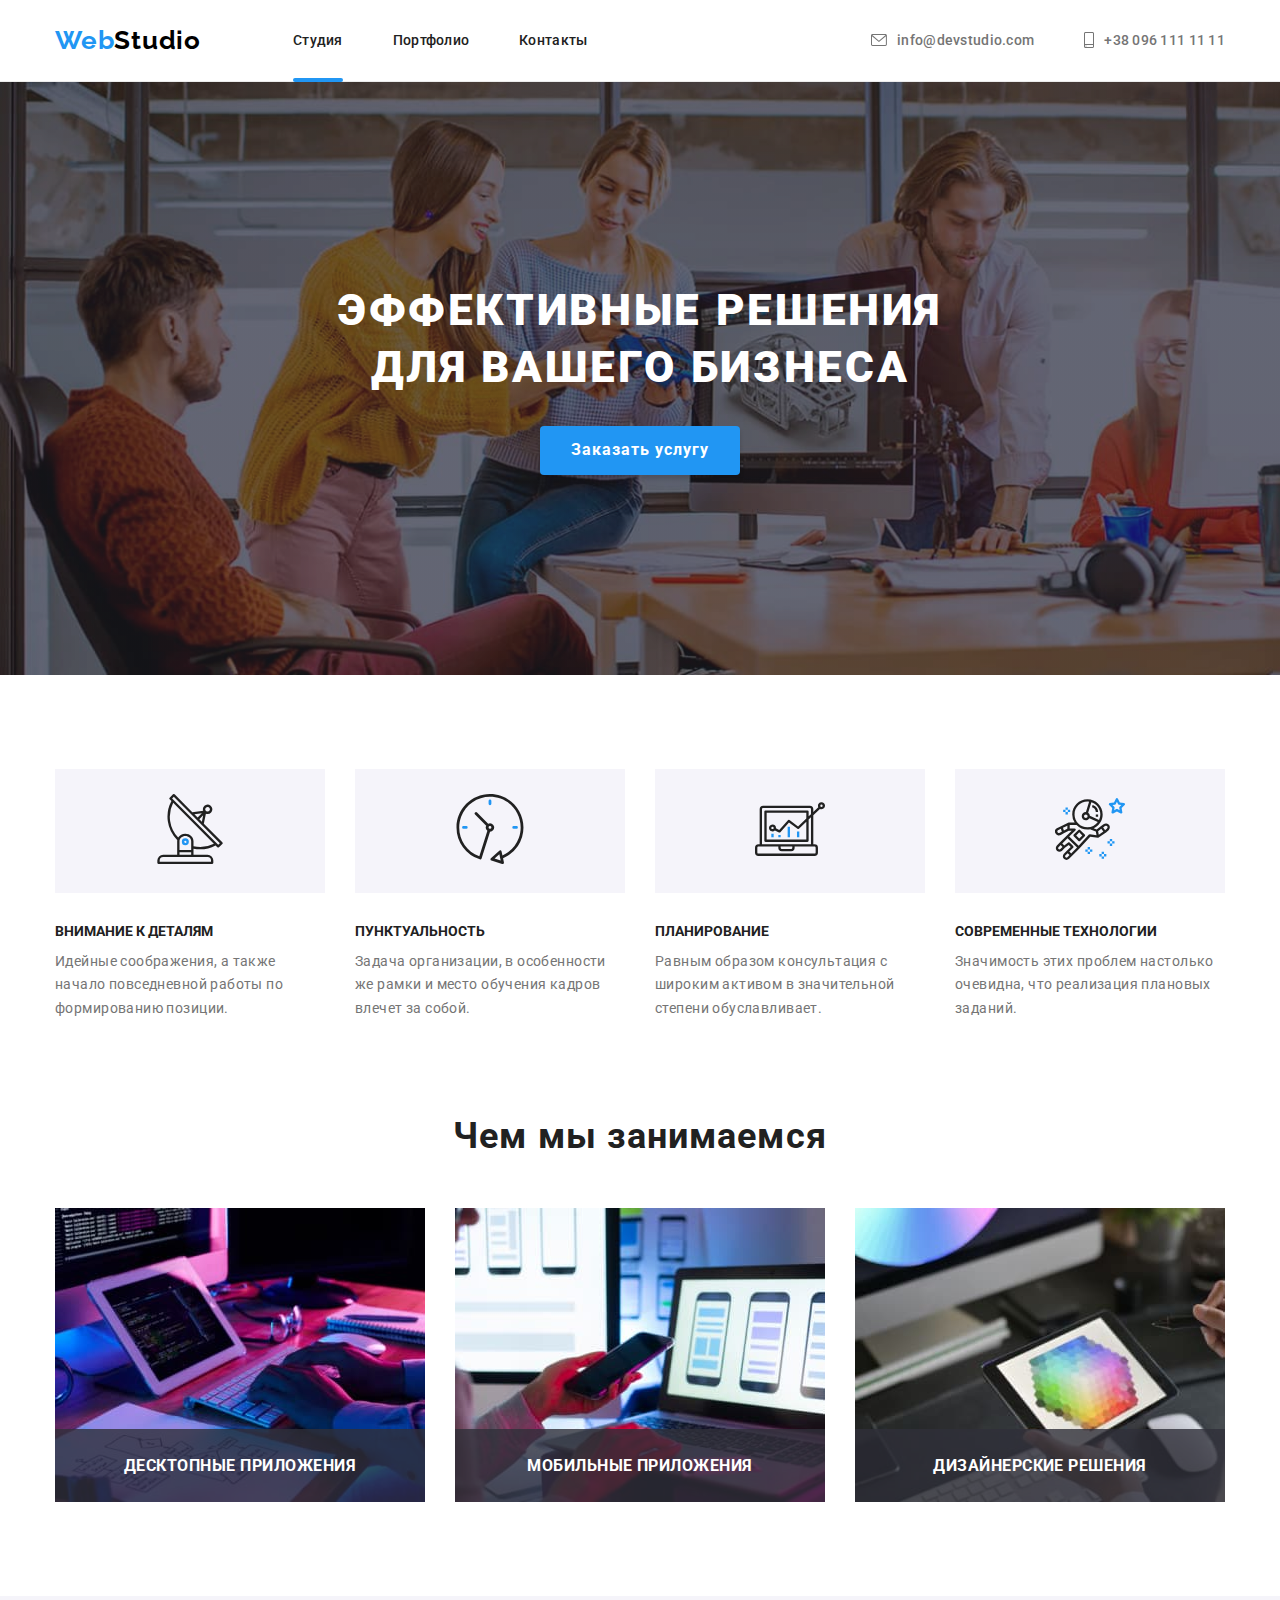
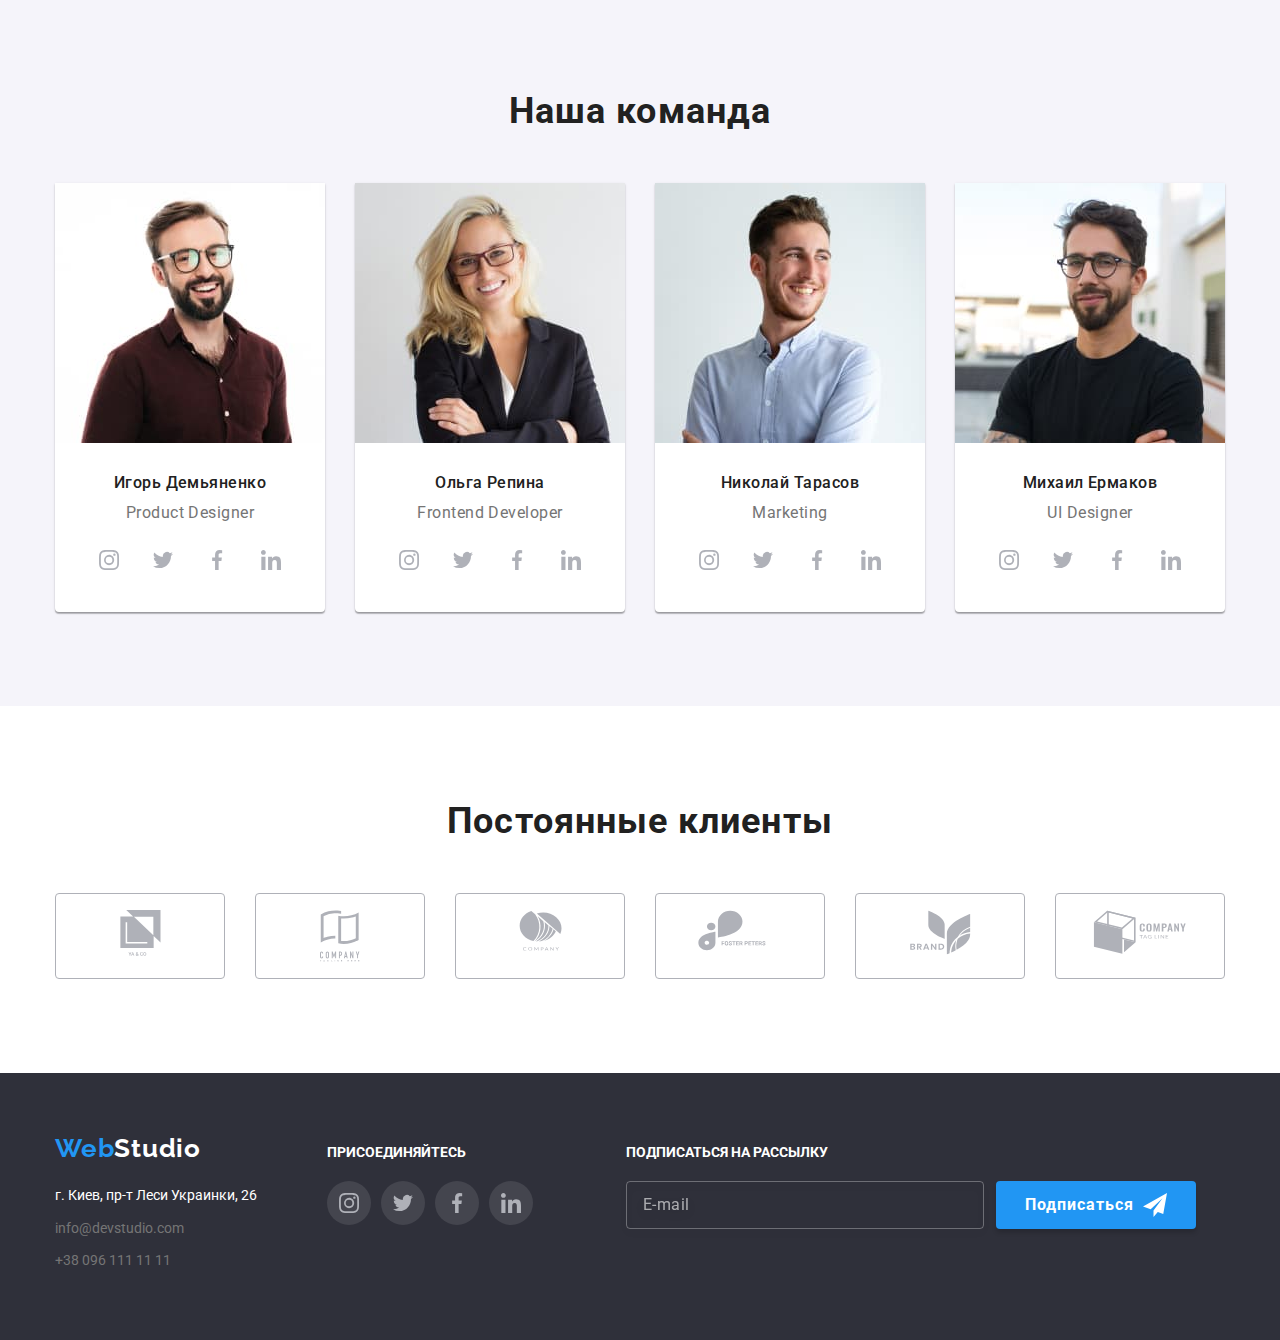
<file: index.html>
<!DOCTYPE html>
<html lang="ru">
<head>
    <meta charset="UTF-8">
    <meta http-equiv="X-UA-Compatible" content="IE=edge">
    <meta name="viewport" content="width=device-width, initial-scale=1.0">
    <title>Студия</title>
    <link rel="preconnect" href="https://fonts.gstatic.com" />
    <link href="https://fonts.googleapis.com/css2?family=Raleway:wght@700&family=Roboto:wght@400;500;700;900&display=swap" rel="stylesheet" />
    <link rel="stylesheet" href="https://cdnjs.cloudflare.com/ajax/libs/modern-normalize/1.0.0/modern-normalize.min.css" />
    <link rel="stylesheet" href="./css/main.min.css">
</head>
<body>
    <header class="header">
        <div class="container header-container">
            <a href="index.html" class="logo header-logo">Web<span style="color: black;">Studio</span></a>
            <nav class="navigation">
                <ul class="navigation-list">
                    <li><a href="./index.html" class="nav-link active">Студия</a></li>
                    <li><a href="./portfolio.html" class="nav-link">Портфолио</a></li>
                    <li><a href="" class="nav-link">Контакты</a></li>
                </ul>
            </nav>
            <ul class="contact-list">
                <li class="contact-item">
                    <a href="mailto:info@devstudio.com" class="contact-link"><svg class="mail-icon" width="16" height="12">
                        <use href="./img/sprite.svg#icon-envelope"></use>
                    </svg>info@devstudio.com</a></li>
                <li class="contact-item">
                    <a href="tel:+380961111111" class="contact-link"><svg class="phone-icon" width="10" height="16">
                        <use href="./img/sprite.svg#icon-smartphone"></use>
                    </svg>+38 096 111 11 11</a></li>
            </ul>
        <button type="button" class="mobile-menu-open-btn" data-menu-button>
            <svg class="menu-icon">
                <use href="./img/sprite.svg#icon-menu"></use>
            </svg>
        </button>
        <div class="mobile-menu" data-menu>
            <div class="container mobile-menu__window">
                <button class="mobile-menu__close-btn" data-menu-close><svg class="mobile-menu__icon-close" width="40" height="40">
                    <use href="./img/sprite.svg#icon-close"></use>
                </svg></button>
                <ul class="mobile-menu__nav-list">
                    <li class="mobile-menu__nav-item"><a href="./index.html" class="mobile-menu__nav-link active">Студия</a></li>
                    <li class="mobile-menu__nav-item"><a href="./portfolio.html" class="mobile-menu__nav-link">Портфолио</a></li>
                    <li class="mobile-menu__nav-item"><a href="#" class="mobile-menu__nav-link">Контакты</a></li>
                </ul>
                <ul class="mobile-menu__contact-list">
                    <li class="mobile-menu__contact-item"><a href="tel:+380961111111" class="mobile-menu__phone-link">+38 096 111 11 11</a></li>
                    <li class="mobile-menu__contact-item"><a href="mailto:info@devstudio.com" class="mobile-menu__email-link">info@devstudio.com</a></li>
                </ul>
                <ul class="mobile-menu__social-list">
                    <li class="mobile-menu__social-item"><a href="" class="mobile-menu__social-link">Instagram</a></li>
                    <li class="mobile-menu__social-item"><a href="" class="mobile-menu__social-link">Twitter</a></li>
                    <li class="mobile-menu__social-item"><a href="" class="mobile-menu__social-link">Facebook</a></li>
                    <li class="mobile-menu__social-item"><a href="" class="mobile-menu__social-link">LinkedIn</a></li>
                </ul>
            </div>
        </div>
        </div>
    </header>
    <main>
         <section class="hero section">
            <div class="container hero-container">
                <h1 class="hero-title">Эффективные решения для вашего бизнеса</h1>
                <button type="button" class="button hero-btn" data-modal-open>Заказать услугу</button>
            </div>
        </section>
        <section class="section">
            <div class="container">
                <!--<h2>О нас</h2>-->
                 <ul class="about-us-list">
                    <li class="about-us-item">
                        <div class="icon-container">
                            <svg class="about-us-icon">
                                <use href="./img/sprite.svg#icon-antenna-1"></use>
                            </svg>
                        </div>
                        <h3 class="item-title">Внимание к деталям</h3>
                        <p class="about-us-desc">Идейные соображения, а также начало повседневной работы по формированию позиции.</p>
                    </li>
                    <li class="about-us-item">
                        <div class="icon-container">
                            <svg class="about-us-icon">
                                <use href="./img/sprite.svg#icon-clock-1"></use>
                            </svg>
                        </div>
                        <h3 class="item-title">Пунктуальность</h3>
                        <p class="about-us-desc">Задача организации, в особенности же рамки и место обучения кадров влечет за собой.</p>
                    </li>
                    <li class="about-us-item">
                        <div class="icon-container">
                            <svg class="about-us-icon">
                                <use href="./img/sprite.svg#icon-diagram-1"></use>
                            </svg>
                        </div>
                        <h3 class="item-title">Планирование</h3>
                        <p class="about-us-desc">Равным образом консультация с широким активом в значительной степени обуславливает.</p>
                    </li>
                    <li class="about-us-item">
                        <div class="icon-container">
                            <svg class="about-us-icon">
                                <use href="./img/sprite.svg#icon-astronaut-1"></use>
                            </svg>
                        </div>
                        <h3 class="item-title">Современные технологии</h3>
                        <p class="about-us-desc">Значимость этих проблем настолько очевидна, что реализация плановых заданий.</p>
                    </li>
                </ul>
            </div>
        </section>
        <section class="section services">
            <div class="container">
                <h2 class="sect-title">Чем мы занимаемся</h2>
                <ul class="services-list">
                    <li class="services-item">
                        <picture>
                            <source srcset="./img/services/service1.jpg 1x, ./img/services/service1@2x.jpg 2x">
                            <img src="./img/services/service1.jpg" alt="coding" width="370">
                        </picture>
                        <h3 class="services-title">Десктопные приложения</h3>
                    </li>
                    <li class="services-item">
                        <picture>
                            <source srcset="./img/services/service2.jpg 1x, ./img/services/service2@2x.jpg 2x">
                            <img src="./img/services/service2.jpg" alt="applications" width="370">
                        </picture>
                        <h3 class="services-title">Мобильные приложения</h3>
                    </li>
                    <li class="services-item">
                        <picture>
                            <source srcset="./img/services/service3.jpg 1x, ./img/services/service3@2x.jpg 2x">
                            <img src="./img/services/service3.jpg" alt="design" width="370">
                        </picture>
                        <h3 class="services-title">Дизайнерские решения</h3>
                    </li>
                </ul>
            </div>
        </section>
        <section class="our-team section">
            <div class="container">
                <h2 class="sect-title">Наша команда</h2>
                <ul class="card-list">
                    <li class="card-item">
                        <picture>
                            <source srcset="./img/team/member1-desktop.jpg 1x, ./img/team/member1-desktop@2x.jpg 2x" media="(min-width: 1200px)">
                            <source srcset="./img/team/member1-tablet.jpg 1x, ./img/team/member1-tablet@2x.jpg 2x" media="(min-width: 768px)">
                            <source srcset="./img/team/member1-mobile.jpg 1x, ./img/team/member1-mobile@2x.jpg 2x" media="(max-width: 767px)">
                            <img src="./img/member1-mobile.jpg" alt="member-1"  class="member-photo">
                        </picture>
                        <h3 class="team-member-name">Игорь Демьяненко</h3>
                        <p class="team-member-role">Product Designer</p>
                        <ul class="social-list">
                            <li><a href="#" class="social-icon-link">
                                <svg class="social-icon" width="44" height="44">
                                <use href="./img/sprite.svg#icon-instagram"></use>
                            </svg></a></li>
                            <li><a href="#" class="social-icon-link"><svg class="social-icon" width="44" height="44">
                                <use href="./img/sprite.svg#icon-twitter"></use>
                            </svg></a></li>
                            <li><a href="#" class="social-icon-link"><svg class="social-icon" width="44" height="44">
                                <use href="./img/sprite.svg#icon-facebook"></use>
                            </svg></a></li>
                            <li><a href="#" class="social-icon-link"><svg class="social-icon" width="44" height="44">
                                <use href="./img/sprite.svg#icon-linkedin"></use>
                            </svg></a></li>
                        </ul>
                    </li>
                    <li class="card-item">
                        <picture>
                            <source srcset="./img/team/member2-desktop.jpg 1x, ./img/team/member2-desktop@2x.jpg 2x" media="(min-width: 1200px)">
                            <source srcset="./img/team/member2-tablet.jpg 1x, ./img/team/member2-tablet@2x.jpg 2x" media="(min-width: 768px)">
                            <source srcset="./img/team/member2-mobile.jpg 1x, ./img/team/member2-mobile@2x.jpg 2x" media="(max-width: 767px)">
                            <img src="./img/member2-mobile.jpg" alt="member-2" class="member-photo">
                        </picture>
                        <h3 class="team-member-name">Ольга Репина</h3>
                        <p class="team-member-role">Frontend Developer</p>
                        <ul class="social-list">
                            <li><a href="#" class="social-icon-link">
                                    <svg class="social-icon" width="44" height="44">
                                        <use href="./img/sprite.svg#icon-instagram"></use>
                                    </svg></a></li>
                            <li><a href="#" class="social-icon-link"><svg class="social-icon" width="44" height="44">
                                        <use href="./img/sprite.svg#icon-twitter"></use>
                                    </svg></a></li>
                            <li><a href="#" class="social-icon-link"><svg class="social-icon" width="44" height="44">
                                        <use href="./img/sprite.svg#icon-facebook"></use>
                                    </svg></a></li>
                            <li><a href="#" class="social-icon-link"><svg class="social-icon" width="44" height="44">
                                        <use href="./img/sprite.svg#icon-linkedin"></use>
                                    </svg></a></li>
                        </ul>
                    </li>
                    <li class="card-item">
                        <picture>
                            <source srcset="./img/team/member3-desktop.jpg 1x, ./img/team/member3-desktop@2x.jpg 2x" media="(min-width: 1200px)">
                            <source srcset="./img/team/member3-tablet.jpg 1x, ./img/team/member3-tablet@2x.jpg 2x" media="(min-width: 768px)">
                            <source srcset="./img/team/member3-mobile.jpg 1x, ./img/team/member3-mobile@2x.jpg 2x" media="(max-width: 767px)">
                            <img src="./img/member3-mobile.jpg" alt="member-3" class="member-photo">
                        </picture>
                        <h3 class="team-member-name">Николай Тарасов</h3>
                        <p class="team-member-role">Marketing</p>
                        <ul class="social-list">
                            <li><a href="#" class="social-icon-link">
                                    <svg class="social-icon" width="44" height="44">
                                        <use href="./img/sprite.svg#icon-instagram"></use>
                                    </svg></a></li>
                            <li><a href="#" class="social-icon-link"><svg class="social-icon" width="44" height="44">
                                        <use href="./img/sprite.svg#icon-twitter"></use>
                                    </svg></a></li>
                            <li><a href="#" class="social-icon-link"><svg class="social-icon" width="44" height="44">
                                        <use href="./img/sprite.svg#icon-facebook"></use>
                                    </svg></a></li>
                            <li><a href="#" class="social-icon-link"><svg class="social-icon" width="44" height="44">
                                        <use href="./img/sprite.svg#icon-linkedin"></use>
                                    </svg></a></li>
                        </ul>
                    </li>
                    <li class="card-item">
                        <picture>
                            <source srcset="./img/team/member4-desktop.jpg 1x, ./img/team/member4-desktop@2x.jpg 2x" media="(min-width: 1200px)">
                            <source srcset="./img/team/member4-tablet.jpg 1x, ./img/team/member4-tablet@2x.jpg 2x" media="(min-width: 768px)">
                            <source srcset="./img/team/member4-mobile.jpg 1x, ./img/team/member4-mobile@2x.jpg 2x" media="(max-width: 767px)">
                            <img src="./img/member4-mobile.jpg" alt="member-4"  class="member-photo">
                        </picture>
                        <h3 class="team-member-name">Михаил Ермаков</h3>
                        <p class="team-member-role">UI Designer</p>
                        <ul class="social-list">
                            <li><a href="#" class="social-icon-link">
                                    <svg class="social-icon" width="44" height="44">
                                        <use href="./img/sprite.svg#icon-instagram"></use>
                                    </svg></a></li>
                            <li><a href="#" class="social-icon-link"><svg class="social-icon" width="44" height="44">
                                        <use href="./img/sprite.svg#icon-twitter"></use>
                                    </svg></a></li>
                            <li><a href="#" class="social-icon-link"><svg class="social-icon" width="44" height="44">
                                        <use href="./img/sprite.svg#icon-facebook"></use>
                                    </svg></a></li>
                            <li><a href="#" class="social-icon-link"><svg class="social-icon" width="44" height="44">
                                        <use href="./img/sprite.svg#icon-linkedin"></use>
                                    </svg></a></li>
                        </ul>
                    </li>
                </ul>
            </div>
        </section>
        <section class="section">
            <div class="container">
                <h2 class="sect-title">Постоянные клиенты</h2>
                <ul class="partner-list">
                    <li class="partner-list-item">
                        <div class="partner-icon-container" >
                        <a href="" class="partner-link">
                        <svg class="partner-icon" width="41" height="46">
                            <use href="./img/sprite.svg#icon-Logo1"></use>
                        </svg>
                    </a>
                </div>
                </li>
                    <li class="partner-list-item"><a href="" class="partner-link">
                        <div class="partner-icon-container" >
                        <svg class="partner-icon" width="40" height="52">
                            <use href="./img/sprite.svg#icon-Logo2"></use>
                        </svg>
                    </a>
                        </div>
                </li>
                    <li class="partner-list-item"><a href="" class="partner-link">
                        <div class="partner-icon-container" >
                        <svg class="partner-icon" width="43" height="41">
                            <use href="./img/sprite.svg#icon-Logo3"></use>
                        </svg>
                    </a>
                        </div>
                </li>
                    <li class="partner-list-item"><a href="" class="partner-link">
                        <div class="partner-icon-container" >
                        <svg class="partner-icon" width="84" height="41">
                            <use href="./img/sprite.svg#icon-Logo4"></use>
                        </svg>
                    </a>
                        </div>
                </li>
                    <li class="partner-list-item"><a href="" class="partner-link">
                        <div class="partner-icon-container" >
                        <svg class="partner-icon" width="63" height="45">
                            <use href="./img/sprite.svg#icon-Logo5"></use>
                        </svg>
                    </a>
                        </div>
                </li>
                    <li class="partner-list-item"><a href="" class="partner-link">
                        
                        <div class="partner-icon-container" >
                        <svg class="partner-icon" width="94" height="44">
                            <use href="./img/sprite.svg#icon-Logo6"></use>
                        </svg>
                    </a>
                        </div>
                </li>
                </ul>
            </div>
        </section>
    </main>
    <footer class="footer">
        <div class="container footer-container">
            <div class="footer-contact-container">
            <a href="index.html" class="logo footer-logo">Web<span style="color: white;">Studio</span></a>
            <address class="address">
                <p>г. Киев, пр-т Леси Украинки, 26</p>
            </address>
            <ul class="footer-contact-list">
                <li><a href="mailto:info@devstudio.com" class="footer-contact-link">info@devstudio.com</a></li>
                <li><a href="tel:+380961111111" class="footer-contact-link">+38 096 111 11 11</a></li>
            </ul>
        </div>
        <div class="footer-social-container">
            <h2 hidden>Контакты</h2>
            <h3 class="footer-social-title">Присоединяйтесь</h3>
            <ul class="social-list">
                <li><a href="#" class="social-icon-link social-icon-link-footer">
                        <svg class="social-icon" width="44" height="44">
                            <use href="./img/sprite.svg#icon-instagram"></use>
                        </svg></a></li>
                <li><a href="#" class="social-icon-link social-icon-link-footer"><svg class="social-icon" width="44" height="44">
                            <use href="./img/sprite.svg#icon-twitter"></use>
                        </svg></a></li>
                <li><a href="#" class="social-icon-link social-icon-link-footer"><svg class="social-icon" width="44" height="44">
                            <use href="./img/sprite.svg#icon-facebook"></use>
                        </svg></a></li>
                <li><a href="#" class="social-icon-link social-icon-link-footer"><svg class="social-icon" width="44" height="44">
                            <use href="./img/sprite.svg#icon-linkedin"></use>
                        </svg></a></li>
            </ul>
            </div>
            <div class="mail-container">
            <h2 hidden>Рассылка</h2>
            <h3 class="footer-social-title">Подписаться на рассылку</h3>
            <form class="footer-form">
                <input type="email" name="email" id="email" placeholder="E-mail" class="footer-email-input" required>
            <button type="submit" class="button email-submit">Подписаться
            <svg width="24" height="24">
                <use href="./img/sprite.svg#icon-send"></use>
            </svg>
        </button>
    </form>
            </div>
        </div>
    </footer>
    <div class="backdrop is-hidden" data-modal>
        <div class="modal-window">
            <button type="button" data-modal-close class="modal-close-btn"><svg class="icon-close" width="17" height="17">
                <use href="./img/sprite.svg#icon-close"></use>
            </svg></button>
        
        <p class="modal-form-header">Оставьте свои данные, мы вам перезвоним</p>
        <form>
            <label for="user-name" class="input-name">Имя
                <span class="input-wrapper">
                <input type="text" id="user-name" name="user-name" class="input-field" placeholder="Имя" required>
                <svg class="form-icon" width="18" height="18">
                    <use href="./img/sprite.svg#icon-person"></use>
                </svg>
            </span>
            </label>
            <label for="phone" class="input-name">Телефон
                <span class="input-wrapper">
                <input type="tel" id="phone" name="user-phone" class="input-field" placeholder="096-111-11-11" required>
                <svg class="form-icon" width="18" height="18">
                    <use href="./img/sprite.svg#icon-phone"></use>
                </svg>
            </span>
            </label>
            <label for="modal-email" class="input-name">Почта
                <span class="input-wrapper">
                <input type="email" id="modal-email" name="user-mail" class="input-field" placeholder="info@devstudio.com" required>
                <svg class="form-icon" width="18" height="18">
                    <use href="./img/sprite.svg#icon-email"></use>
                </svg>
            </span>
            </label>
            <label for="message" class="input-name">Комментарий
                <textarea id="message" name="user-message" placeholder="Введите текст" class="input-message"></textarea>
            </label>
            <input type="checkbox" name="user-policy" id="checkbox-policy" class="visually-hidden checkbox">
            <label for="checkbox-policy" class="label-checkbox-policy">    
                Соглашаюсь с рассылкой и принимаю <a href="#" class="policy-link">Условия договора</a>
            </label>
            <button type="submit" class="button modal-submit">Отправить</button>
        </form>
        </div>
    </div>
<script src="./js/modal.js"></script> 
<script src="./js/menu.js"></script>
</body>
</html>
</file>
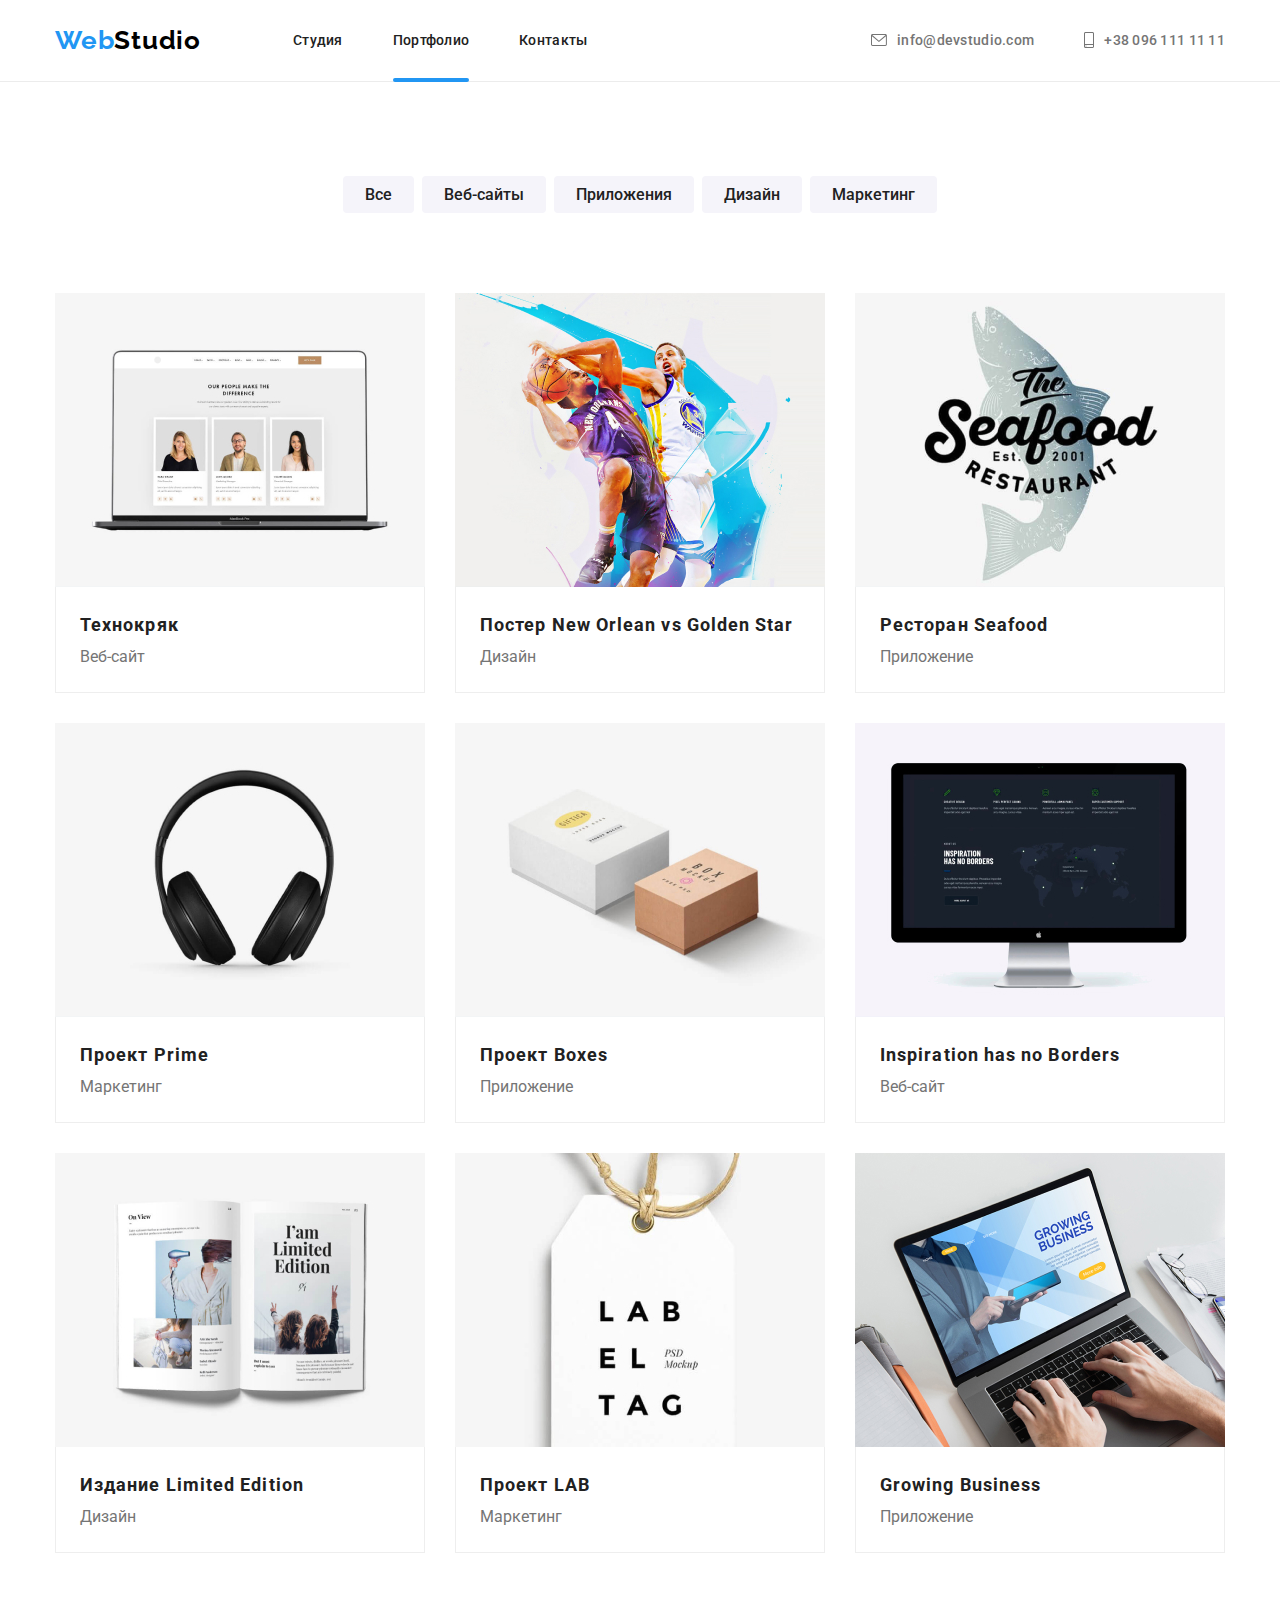
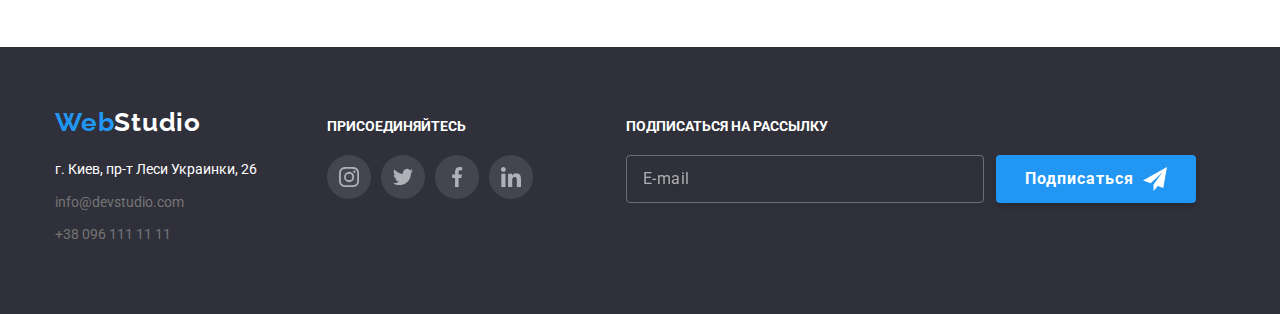
<file: portfolio.html>
<!DOCTYPE html>
<html lang="ru">
<head>
    <meta charset="UTF-8">
    <meta http-equiv="X-UA-Compatible" content="IE=edge">
    <meta name="viewport" content="width=device-width, initial-scale=1.0">
    <title>Портфолио</title>
        <link rel="preconnect" href="https://fonts.gstatic.com" />
        <link href="https://fonts.googleapis.com/css2?family=Raleway:wght@700&family=Roboto:wght@400;500;700;900&display=swap" rel="stylesheet" />
        <link rel="stylesheet" href="https://cdnjs.cloudflare.com/ajax/libs/modern-normalize/1.0.0/modern-normalize.min.css" />
        <link rel="stylesheet" href="./css/main.min.css">
</head>
<body>
    <header class="header">
        <div class="container header-container">
            <a href="index.html" class="logo header-logo">Web<span style="color: black;">Studio</span></a>
            <nav class="navigation">
                <ul class="navigation-list">
                    <li><a href="./index.html" class="nav-link">Студия</a></li>
                    <li><a href="./portfolio.html" class="nav-link active">Портфолио</a></li>
                    <li><a href="" class="nav-link">Контакты</a></li>
                </ul>
            </nav>
            <ul class="contact-list">
                <li class="contact-item">
                    <a href="mailto:info@devstudio.com" class="contact-link"><svg class="mail-icon" width="16" height="12">
                        <use href="./img/sprite.svg#icon-envelope"></use>
                    </svg>info@devstudio.com</a></li>
                <li class="contact-item">
                    <a href="tel:+380961111111" class="contact-link"><svg class="phone-icon" width="10" height="16">
                        <use href="./img/sprite.svg#icon-smartphone"></use>
                    </svg>+38 096 111 11 11</a></li>
            </ul>
            <button type="button" class="mobile-menu-open-btn" data-menu-button>
                <svg class="menu-icon">
                    <use href="./img/sprite.svg#icon-menu"></use>
                </svg>
            </button>
            <div class="mobile-menu" data-menu>
                <div class="container mobile-menu__window">
                    <button class="mobile-menu__close-btn" data-menu-close><svg class="mobile-menu__icon-close" width="40" height="40">
                        <use href="./img/sprite.svg#icon-close"></use>
                    </svg></button>
                    <ul class="mobile-menu__nav-list">
                        <li class="mobile-menu__nav-item"><a href="./index.html" class="mobile-menu__nav-link">Студия</a></li>
                        <li class="mobile-menu__nav-item"><a href="./portfolio.html" class="mobile-menu__nav-link active">Портфолио</a></li>
                        <li class="mobile-menu__nav-item"><a href="#" class="mobile-menu__nav-link">Контакты</a></li>
                    </ul>
                    <ul class="mobile-menu__contact-list">
                        <li class="mobile-menu__contact-item"><a href="tel:+380961111111" class="mobile-menu__phone-link">+38 096 111 11 11</a></li>
                        <li class="mobile-menu__contact-item"><a href="mailto:info@devstudio.com" class="mobile-menu__email-link">info@devstudio.com</a></li>
                    </ul>
                    <ul class="mobile-menu__social-list">
                        <li class="mobile-menu__social-item"><a href="" class="mobile-menu__social-link">Instagram</a></li>
                        <li class="mobile-menu__social-item"><a href="" class="mobile-menu__social-link">Twitter</a></li>
                        <li class="mobile-menu__social-item"><a href="" class="mobile-menu__social-link">Facebook</a></li>
                        <li class="mobile-menu__social-item"><a href="" class="mobile-menu__social-link">LinkedIn</a></li>
                    </ul>
                </div>
        </div>
        </div>
    </header>
    <main>
        <section class="section">
            <div class="container">
                <!-- <h1>Портфолио</h1> 
                <h2>Наши работы</h2>-->
                <ul class="filter-list">
                    <li class="filter-list-item"><button type="button" class="btn-works">Все</button></li>
                    <li class="filter-list-item"><button type="button" class="btn-works">Веб-сайты</button></li>
                    <li class="filter-list-item"><button type="button" class="btn-works">Приложения</button></li>
                    <li class="filter-list-item"><button type="button" class="btn-works">Дизайн</button></li>
                    <li class="filter-list-item"><button type="button" class="btn-works">Маркетинг</button></li>
                </ul>
                <ul class="works-card">
                    <li class="works-card-item">
                        <div class="overlay-card">
                            <picture>
                                <source srcset="./img/examples/example1-desktop.jpg 1x, ./img/examples/example1-desktop@2x.jpg 2x" media="(min-width: 1200px)">
                                <source srcset="./img/examples/example1-tablet.jpg 1x, ./img/examples/example1-tablet@2x.jpg 2x" media="(min-width: 768px)">
                                <source srcset="./img/examples/example1-mobile.jpg 1x, ./img/examples/example1-mobile@2x.jpg 2x" media="(max-width: 767px)">
                                <img class="card-example-picture" src="./img/examples/example1-mobile.jpg" alt="web-design">
                            </picture>
                        <p class="overlay">Технокряк это современная площадка распространения коронавируса. Компании используют эту платформу для цифрового
                        шпионажа и атак на защищённые сервера конкурентов.</p></div>
                        <div class="card-cont"><h3 class="project-title">Технокряк</h3>
                        <p class="project-type">Веб-сайт</p></div>
                    </li>
                    <li class="works-card-item">
                        <div class="overlay-card">
                            <picture>
                                <source srcset="./img/examples/example2-desktop.jpg 1x, ./img/examples/example2-desktop@2x.jpg 2x" media="(min-width: 1200px)">
                                <source srcset="./img/examples/example2-tablet.jpg 1x, ./img/examples/example2-tablet@2x.jpg 2x" media="(min-width: 768px)">
                                <source srcset="./img/examples/example2-mobile.jpg 1x, ./img/examples/example2-mobile@2x.jpg 2x" media="(max-width: 767px)">
                                <img class="card-example-picture" src="./img/examples/example2-mobile.jpg" alt="poster-design">
                            </picture>
                        <p class="overlay">Технокряк это современная площадка распространения коронавируса. Компании используют эту платформу для цифрового
                            шпионажа и атак на защищённые сервера конкурентов.</p></div>
                        <div class="card-cont"><h3 class="project-title">Постер New Orlean vs Golden Star</h3>
                        <p class="project-type">Дизайн</p></div>
                    </li>
                    <li class="works-card-item">
                        <div class="overlay-card">
                            <picture>
                                <source srcset="./img/examples/example3-desktop.jpg 1x, ./img/examples/example3-desktop@2x.jpg 2x" media="(min-width: 1200px)">
                                <source srcset="./img/examples/example3-tablet.jpg 1x, ./img/examples/example3-tablet@2x.jpg 2x" media="(min-width: 768px)">
                                <source srcset="./img/examples/example3-mobile.jpg 1x, ./img/examples/example3-mobile@2x.jpg 2x" media="(max-width: 767px)">
                                <img class="card-example-picture" src="./img/examples/example3-mobile.jpg" alt="app-emblem">
                            </picture>
                        <p class="overlay">Технокряк это современная площадка распространения коронавируса. Компании используют эту платформу для цифрового
                            шпионажа и атак на защищённые сервера конкурентов.</p></div>
                        <div class="card-cont"><h3 class="project-title">Ресторан Seafood</h3>
                        <p class="project-type">Приложение</p></div>
                    </li>
                    <li class="works-card-item">
                        <div class="overlay-card">
                            <picture>
                                <source srcset="./img/examples/example4-desktop.jpg 1x, ./img/examples/example4-desktop@2x.jpg 2x" media="(min-width: 1200px)">
                                <source srcset="./img/examples/example4-tablet.jpg 1x, ./img/examples/example4-tablet@2x.jpg 2x" media="(min-width: 768px)">
                                <source srcset="./img/examples/example4-mobile.jpg 1x, ./img/examples/example4-mobile@2x.jpg 2x" media="(max-width: 767px)">
                                <img class="card-example-picture" src="./img/examples/example4-mobile.jpg" alt="product-photo">
                            </picture>
                        <p class="overlay">Технокряк это современная площадка распространения коронавируса. Компании используют эту платформу для цифрового
                            шпионажа и атак на защищённые сервера конкурентов.</p></div>
                        <div class="card-cont"><h3 class="project-title">Проект Prime</h3>
                        <p class="project-type">Маркетинг</p></div>
                    </li>
                    <li class="works-card-item">
                        <div class="overlay-card">
                            <picture>
                                <source srcset="./img/examples/example5-desktop.jpg 1x, ./img/examples/example5-desktop@2x.jpg 2x" media="(min-width: 1200px)">
                                <source srcset="./img/examples/example5-tablet.jpg 1x, ./img/examples/example5-tablet@2x.jpg 2x" media="(min-width: 768px)">
                                <source srcset="./img/examples/example5-mobile.jpg 1x, ./img/examples/example5-mobile@2x.jpg 2x" media="(max-width: 767px)">
                                <img class="card-example-picture" src="./img/examples/example5-mobile.jpg" alt="project-photo">
                            </picture>
                        <p class="overlay">Технокряк это современная площадка распространения коронавируса. Компании используют эту платформу для цифрового
                            шпионажа и атак на защищённые сервера конкурентов.</p></div>
                        <div class="card-cont"><h3 class="project-title">Проект Boxes</h3>
                        <p class="project-type">Приложение</p></div>
                    </li>
                    <li class="works-card-item">
                        <div class="overlay-card">
                            <picture>
                                <source srcset="./img/examples/example6-desktop.jpg 1x, ./img/examples/example6-desktop@2x.jpg 2x" media="(min-width: 1200px)">
                                <source srcset="./img/examples/example6-tablet.jpg 1x, ./img/examples/example6-tablet@2x.jpg 2x" media="(min-width: 768px)">
                                <source srcset="./img/examples/example6-mobile.jpg 1x, ./img/examples/example6-mobile@2x.jpg 2x" media="(max-width: 767px)">
                                <img class="card-example-picture" src="./img/examples/example6-mobile.jpg" alt="web-design">
                            </picture>
                        <p class="overlay">Технокряк это современная площадка распространения коронавируса. Компании используют эту платформу для цифрового
                            шпионажа и атак на защищённые сервера конкурентов.</p></div>
                        <div class="card-cont"><h3 class="project-title">Inspiration has no Borders</h3>
                        <p class="project-type">Веб-сайт</p></div>
                    </li>
                    <li class="works-card-item">
                        <div class="overlay-card">
                            <picture>
                                <source srcset="./img/examples/example7-desktop.jpg 1x, ./img/examples/example7-desktop@2x.jpg 2x" media="(min-width: 1200px)">
                                <source srcset="./img/examples/example7-tablet.jpg 1x, ./img/examples/example7-tablet@2x.jpg 2x" media="(min-width: 768px)">
                                <source srcset="./img/examples/example7-mobile.jpg 1x, ./img/examples/example7-mobile@2x.jpg 2x" media="(max-width: 767px)">
                                <img class="card-example-picture" src="./img/examples/example7-mobile.jpg" alt="publication-design">
                            </picture>
                        <p class="overlay">Технокряк это современная площадка распространения коронавируса. Компании используют эту платформу для цифрового
                            шпионажа и атак на защищённые сервера конкурентов.</p></div>
                        <div class="card-cont"><h3 class="project-title">Издание Limited Edition</h3>
                        <p class="project-type">Дизайн</p></div>
                    </li>
                    <li class="works-card-item">
                        <div class="overlay-card">
                            <picture>
                                <source srcset="./img/examples/example8-desktop.jpg 1x, ./img/examples/example8-desktop@2x.jpg 2x" media="(min-width: 1200px)">
                                <source srcset="./img/examples/example8-tablet.jpg 1x, ./img/examples/example8-tablet@2x.jpg 2x" media="(min-width: 768px)">
                                <source srcset="./img/examples/example8-mobile.jpg 1x, ./img/examples/example8-mobile@2x.jpg 2x" media="(max-width: 767px)">
                                <img class="card-example-picture" src="./img/examples/example8-mobile.jpg" alt="project-photo">
                            </picture>
                        <p class="overlay">Технокряк это современная площадка распространения коронавируса. Компании используют эту платформу для цифрового
                            шпионажа и атак на защищённые сервера конкурентов.</p></div>
                        <div class="card-cont"><h3 class="project-title">Проект LAB</h3>
                        <p class="project-type">Маркетинг</p></div>
                    </li>
                    <li class="works-card-item">
                        <div class="overlay-card">
                            <picture>
                                <source srcset="./img/examples/example9-desktop.jpg 1x, ./img/examples/example9-desktop@2x.jpg 2x" media="(min-width: 1200px)">
                                <source srcset="./img/examples/example9-tablet.jpg 1x, ./img/examples/example9-tablet@2x.jpg 2x" media="(min-width: 768px)">
                                <source srcset="./img/examples/example9-mobile.jpg 1x, ./img/examples/example9-mobile@2x.jpg 2x" media="(max-width: 767px)">
                                <img class="card-example-picture" src="./img/examples/example9-mobile.jpg" alt="app-example">
                            </picture>
                        <p class="overlay">Технокряк это современная площадка распространения коронавируса. Компании используют эту платформу для цифрового
                        шпионажа и атак на защищённые сервера конкурентов.</p></div>
                        <div class="card-cont"><h3 class="project-title">Growing Business</h3>
                        <p class="project-type">Приложение</p></div>
                    </li>
                </ul>
            </div>
        </section>
    </main>
    <footer class="footer">
        <div class="container footer-container">
            <div class="footer-contact-container">
            <a href="index.html" class="logo footer-logo">Web<span style="color: white;">Studio</span></a>
            <address class="address">
                <p>г. Киев, пр-т Леси Украинки, 26</p>
            </address>
            <ul class="footer-contact-list">
                <li><a href="mailto:info@devstudio.com" class="footer-contact-link">info@devstudio.com</a></li>
                <li><a href="tel:+380961111111" class="footer-contact-link">+38 096 111 11 11</a></li>
            </ul>
        </div>
        <div class="footer-social-container">
            <h2 hidden>Контакты</h2>
            <h3 class="footer-social-title">Присоединяйтесь</h3>
            <ul class="social-list">
                <li><a href="#" class="social-icon-link social-icon-link-footer">
                        <svg class="social-icon" width="44" height="44">
                            <use href="./img/sprite.svg#icon-instagram"></use>
                        </svg></a></li>
                <li><a href="#" class="social-icon-link social-icon-link-footer"><svg class="social-icon" width="44" height="44">
                            <use href="./img/sprite.svg#icon-twitter"></use>
                        </svg></a></li>
                <li><a href="#" class="social-icon-link social-icon-link-footer"><svg class="social-icon" width="44" height="44">
                            <use href="./img/sprite.svg#icon-facebook"></use>
                        </svg></a></li>
                <li><a href="#" class="social-icon-link social-icon-link-footer"><svg class="social-icon" width="44" height="44">
                            <use href="./img/sprite.svg#icon-linkedin"></use>
                        </svg></a></li>
            </ul>
            </div>
            <div class="mail-container">
            <h2 hidden>Рассылка</h2>
            <h3 class="footer-social-title">Подписаться на рассылку</h3>
            <form class="footer-form">
                <input type="email" name="email" id="email" placeholder="E-mail" class="footer-email-input" required>
            <button type="submit" class="button email-submit">Подписаться
            <svg width="24" height="24">
                <use href="./img/sprite.svg#icon-send"></use>
            </svg>
        </button>
    </form>
            </div>
        </div>
    </footer>
    <script src="./js/menu.js"></script>
</body>
</html>
</file>
<file: css/main.min.css>
:root{--text-color: #757575;--main-color: #ffffff;--second-back-color: #2f303a;--third-back-color: #c4c4c4;--accent-color: #2196f3;--icon-color: #afb1b8;--title-color: #212121;--btn-focus: #188ce8;--icon-background-color: #f5f4fa}.visually-hidden{position:absolute !important;clip:rect(1px 1px 1px 1px);clip:rect(1px, 1px, 1px, 1px);padding:0 !important;border:0 !important;height:1px !important;width:1px !important;overflow:hidden}h1,h2,h3,p{margin-top:0;margin-bottom:0}ul,ol{margin-top:0;margin-bottom:0;padding-left:0;list-style:none}a{text-decoration:none}img{display:block}body{font-family:"Roboto", "Raleway", sans-serif;color:var(--text-color);font-size:14px;line-height:1.2}.section{padding-top:60px;padding-bottom:60px}@media screen and (min-width: 1200px){.section{padding-top:94px;padding-bottom:94px}}.container{padding-left:15px;padding-right:15px}@media screen and (min-width: 480px){.container{width:480px;margin:0 auto}}@media screen and (min-width: 768px){.container{width:768px}}@media screen and (min-width: 1200px){.container{width:1200px}}.logo{font-family:"Raleway";font-weight:700;font-size:26px;color:var(--accent-color);width:145px;letter-spacing:0.03em}@media screen and (min-width: 1200px){.header-logo{margin-right:93px}}.footer-logo{margin-bottom:20px}.sect-title{font-weight:700;font-size:28px;text-align:center;color:var(--title-color);letter-spacing:0.03em;margin-bottom:30px}@media screen and (min-width: 1200px){.sect-title{font-size:36px;margin-bottom:50px}}.button{background-color:var(--accent-color);font-size:16px;font-weight:700;text-align:center;color:var(--main-color);border-style:none;line-height:1.8;cursor:pointer;width:200px;box-shadow:0px 4px 4px rgba(0,0,0,0.15);border-radius:4px;letter-spacing:0.06em;transition:background-color 250ms cubic-bezier(0.4, 0, 0.2, 1)}.button:hover{background-color:var(--btn-focus)}.social-list{display:flex;justify-content:space-between;margin:0 auto;width:206px;height:44px}.social-icon-link{display:flex;align-content:center;border-radius:50%;width:44px;height:44px;justify-content:center;align-content:center;transition:background-color 250ms cubic-bezier(0.4, 0, 0.2, 1)}.social-icon-link:hover,.social-icon-link:focus{background-color:var(--btn-focus)}.social-icon-link:hover .social-icon,.social-icon-link:focus .social-icon{fill:var(--main-color)}.social-icon{fill:var(--icon-color);transition:fill 250ms cubic-bezier(0.4, 0, 0.2, 1)}.backdrop{width:100%;height:100%;top:0;left:0;position:fixed;z-index:500;background-color:rgba(0,0,0,0.2)}.is-hidden{visibility:hidden;opacity:0;pointer-events:none;transition:visibulity 250ms cubic-bezier(0.4, 0, 0.2, 1)}.modal-window{position:absolute;top:50%;left:50%;transform:translate(-50%, -50%);width:100vw;height:100vh;background:var(--main-color);box-shadow:0px 1px 3px rgba(0,0,0,0.12),0px 1px 1px rgba(0,0,0,0.14),0px 2px 1px rgba(0,0,0,0.2);border-radius:4px;padding:40px}@media screen and (min-width: 480px){.modal-window{width:450px}}@media screen and (min-width: 1200px){.modal-window{width:528px;height:580px}}.icon-close{fill:#000;width:17px;height:17px}.modal-close-btn{position:absolute;top:8px;right:8px;width:30px;height:30px;background:var(--main-color);border:1px solid rgba(0,0,0,0.1);border-radius:50%;padding:6px 6px;cursor:pointer}.modal-close-btn:hover>.icon-close{fill:var(--accent-color)}.modal-form-header{font-size:20px;font-weight:700;text-align:center;color:var(--title-color);letter-spacing:0.03em;margin-bottom:12px}.input-name{font-size:12px;letter-spacing:0.01em;margin-bottom:4px}.input-field{border:1px solid rgba(33,33,33,0.2);border-radius:4px;width:100%;height:40px;padding-left:42px;margin-bottom:10px;outline:none}.input-field:focus,.input-field:hover{border:1px solid var(--accent-color)}.input-field:focus+.form-icon,.input-field:hover+.form-icon{fill:var(--accent-color)}.input-message{border:1px solid rgba(33,33,33,0.2);width:100%;height:120px;padding:12px 16px;border-radius:4px;margin-bottom:20px;resize:none;outline:none}.input-message:focus,.input-message:hover{border:1px solid var(--accent-color)}.input-message::placeholder,.input-field::placeholder{letter-spacing:0.01em;font-size:14px;color:rgba(117,117,117,0.5)}.label-checkbox-policy{display:inline-block;margin-bottom:30px;text-align:center}.label-checkbox-policy::before{content:"";display:inline-block;width:16px;height:15px;vertical-align:middle;border:2px solid var(--text-color);border-radius:2px;margin-right:7px;cursor:pointer}.modal-submit{font-weight:700;font-size:16px;line-height:1.8;text-align:center;letter-spacing:0.06em;color:var(--main-color);background:var(--accent-color);box-shadow:0px 4px 4px rgba(0,0,0,0.15);border-radius:4px;border-style:none;width:200px;padding:10px 55px;display:flex;margin:0 auto;transition:background-color 250ms cubic-bezier(0.4, 0, 0.2, 1)}.modal-submit:hover{background:var(--btn-focus)}.input-wrapper{position:relative;display:block}.form-icon{position:absolute;display:block;top:12px;left:12px}.checkbox:checked+.label-checkbox-policy::before{background-image:url("../img/checkbox.svg");background-position:50% 50%;background-color:var(--accent-color);border-color:var(--accent-color)}.checkbox:hover+.label-checkbox-policy::before,.checkbox:focus+.label-checkbox-policy::before{border-color:var(--accent-color)}.policy-link{letter-spacing:0.03em;text-decoration-line:underline;color:var(--accent-color)}.filter-list{display:flex;flex-wrap:wrap;margin-bottom:40px;justify-items:space-between;justify-content:flex-start}@media screen and (min-width: 768px){.filter-list{justify-content:center;padding-bottom:16px;margin-bottom:14px;justify-items:space-between}}@media screen and (min-width: 1200px){.filter-list{margin-bottom:34px}}.filter-list-item:not(:last-child){margin-right:8px;margin-bottom:15px}@media screen and (min-width: 768px){.filter-list-item:not(:last-child){margin-bottom:0}}.btn-works{background-color:var(--icon-background-color);color:var(--title-color);border-style:none;font-weight:500;font-size:16px;text-align:center;cursor:pointer;line-height:1.6;padding:6px 22px;border-radius:4px;transition:color 250ms cubic-bezier(0.4, 0, 0.2, 1),background-color 250ms cubic-bezier(0.4, 0, 0.2, 1),box-shadow 250ms cubic-bezier(0.4, 0, 0.2, 1)}.btn-works:hover{background-color:var(--btn-focus);color:var(--main-color);box-shadow:0px 3px 1px rgba(0,0,0,0.1),0px 1px 2px rgba(0,0,0,0.08),0px 2px 2px rgba(0,0,0,0.12)}.project-title{font-weight:700;font-size:18px;line-height:2;color:var(--title-color);letter-spacing:0.06em}.project-type{font-size:16px;line-height:1.8}@media screen and (min-width: 768px){.works-card{display:grid;grid-template-columns:1fr 1fr;grid-template-rows:repeat(5, 1fr);grid-gap:30px}}@media screen and (min-width: 1200px){.works-card{display:flex;flex-wrap:wrap;margin-left:-30px;grid-gap:0}}.works-card-item{max-width:450px}@media screen and (min-width: 768px){.works-card-item{width:354px}}@media screen and (min-width: 1200px){.works-card-item{width:370px;margin-left:30px;margin-top:30px;flex-basis:calc((100% - 90px) / 3);transition:box-shadow 250ms cubic-bezier(0.4, 0, 0.2, 1)}}.works-card-item:hover,.works-card-item:focus{box-shadow:0px 1px 1px rgba(0,0,0,0.12),0px 4px 4px rgba(0,0,0,0.06),1px 4px 6px rgba(0,0,0,0.16)}.works-card-item:hover .overlay,.works-card-item:focus .overlay{transform:translatey(0)}@media screen and (max-width: 767px){.works-card-item:not(:last-child){margin-bottom:30px}}.overlay-card{position:relative;overflow:hidden}.overlay{position:absolute;min-height:100%;width:100%;font-weight:400;top:0;right:0;padding:24px 24px;font-size:24px;line-height:1.55;letter-spacing:0.03em;color:var(--main-color);background-color:rgba(33,150,243,0.9);transform:translatey(100%);transition:transform 250ms linear;overflow:auto}@media screen and (min-width: 480px){.overlay{padding:77px 24px;font-size:18px}}@media screen and (min-width: 768px){.overlay{padding:49px 24px}}@media screen and (min-width: 1200px){.overlay{padding:63px 24px}}.card-cont{border-bottom:1px solid #eeeeee;border-right:1px solid #eeeeee;border-left:1px solid #eeeeee;margin:0;padding-left:24px;padding-bottom:20px;padding-top:20px}.card-example-picture{max-width:100%;height:auto}.overlay-card{position:relative;overflow:hidden}.overlay{position:absolute;transform:translatey(100%);width:100%;top:0;right:0;height:100%;font-size:18px;letter-spacing:0.03em;color:#ffffff;overflow:auto;background:rgba(33,150,243,0.9);padding:50px 20px;transition:transform 250ms linear;line-height:1.5}@media screen and (max-width: 767px){.mobile-menu{position:fixed;top:0;left:0;width:100vw;height:100vh;z-index:10;background-color:var(--main-color);overflow:auto;opacity:0;visibility:hidden;pointer-events:none}.mobile-menu__window{position:relative;padding-left:25px;padding-top:48px;padding-bottom:48px}.mobile-menu__close-btn{border:none;top:10px;right:15px;position:absolute;background-color:transparent;padding:0}.mobile-menu__close-btn:hover .mobile-menu__icon-close,.mobile-menu__close-btn:focus .mobile-menu__icon-close{fill:var(--accent-color)}.mobile-menu__icon-close{width:35px;height:35px}.mobile-menu.is-open{opacity:1;visibility:visible;pointer-events:auto}.mobile-menu__nav-list{margin-bottom:302px}.mobile-menu__nav-item{margin-bottom:35px}.mobile-menu__nav-link{font-weight:500;font-size:40px;letter-spacing:0.02em;color:var(--title-color)}.mobile-menu__nav-link:hover,.mobile-menu__nav-link:focus{color:var(--accent-color)}.mobile-menu__contact-list{margin-bottom:64px}.mobile-menu__contact-item:first-child{margin-bottom:32px}.mobile-menu__phone-link{color:var(--accent-color);font-weight:500;font-size:34px;letter-spacing:0.02em}.mobile-menu__phone-link:hover,.mobile-menu__phone-link:focus{color:var(--accent-color)}.mobile-menu__email-link{font-weight:500;font-size:24px;letter-spacing:0.02em;color:var(--text-color)}.mobile-menu__email-link:hover,.mobile-menu__email-link:focus{color:var(--accent-color)}.mobile-menu__social-list{display:flex;flex-wrap:wrap}.mobile-menu__social-item{margin-right:10px;padding-right:10px;border-right:1px solid rgba(33,33,33,0.2)}}@media screen and (max-width: 767px) and (max-width: 345px){.mobile-menu__social-item{margin-bottom:10px}}@media screen and (max-width: 767px){.mobile-menu__social-link{font-weight:500;font-size:18px;color:var(--text-color);letter-spacing:0.02em;color:var(--accent-color)}}@media screen and (min-width: 768px){.mobile-menu{display:none}}.header{padding-top:10px;padding-bottom:10px;background:var(--main-color);border-bottom:1px solid #ececec}.header-container{display:flex;justify-content:space-between;align-items:center}.active{color:var(--accent-color)}@media screen and (min-width: 768px){.active{position:relative}.active::after{content:"";top:46px;left:0px;width:100%;height:4px;background:var(--accent-color);border-radius:2px;position:absolute}}@media screen and (max-width: 767px){.navigation,.contact-list{display:none}.mobile-menu-open-btn{padding:0;background-color:transparent;border:none;cursor:pointer;line-height:0}.menu-icon{width:40px;height:40px}}@media screen and (min-width: 768px){.mobile-menu-open-btn{display:none}.navigation-list{display:flex;width:294px;padding-top:22px;padding-bottom:22px;letter-spacing:0.02em}.navigation-list>li:not(:last-child){margin-right:50px}.nav-link{color:var(--title-color);font-weight:500;letter-spacing:0.02em;transition:color 250ms cubic-bezier(0.4, 0, 0.2, 1)}.nav-link:hover,.nav-link:focus{color:var(--accent-color)}.contact-item{transition:color 250ms cubic-bezier(0.4, 0, 0.2, 1)}.contact-item:hover,.contact-item:focus{color:var(--accent-color)}.contact-item:first-of-type{margin-bottom:10px}.contact-link{display:flex;align-items:center;color:inherit;font-weight:500;letter-spacing:0.02em;font-size:12px}.mail-icon{width:16px;height:12px;margin-right:10px;fill:currentColor}.phone-icon{width:10px;height:16px;margin-right:10px;fill:currentColor}}@media screen and (min-width: 1200px){.contact-list{display:flex;align-items:center;margin-left:auto}.contact-list>li:not(:last-child){margin-right:50px}.contact-item{transition:color 250ms cubic-bezier(0.4, 0, 0.2, 1)}.contact-item:hover,.contact-item:focus{color:var(--accent-color)}.contact-item:first-of-type{margin-bottom:0}.contact-link{color:inherit;font-weight:500;letter-spacing:0.02em;font-size:14px}.mail-icon{width:16px;height:12px;margin-right:10px;fill:currentColor}.phone-icon{width:10px;height:16px;margin-right:10px;fill:currentColor}}.hero{padding-top:118px;padding-bottom:118px;background-size:cover;background-color:var(--third-back-color);background-image:linear-gradient(to right, rgba(47,48,58,0.4), rgba(47,48,58,0.4)),url("../img/hero/hero-mobile.jpg")}@media (min-device-pixel-ratio: 2), (-webkit-min-device-pixel-ratio: 2), (min-resolution: 192dpi), (min-resolution: 2dppx){.hero{background-image:linear-gradient(to right, rgba(47,48,58,0.4), rgba(47,48,58,0.4)),url("../img/hero/hero-mobile@2x.jpg")}}.hero-title{color:var(--main-color);text-align:center;text-transform:uppercase;font-size:26px;line-height:1.6;font-weight:900;margin-left:auto;margin-right:auto;max-width:360px;margin-bottom:30px;letter-spacing:0.06em}.hero-btn{background-color:var(--accent-color);font-size:16px;font-weight:700;text-align:center;color:var(--main-color);border-style:none;line-height:1.8;cursor:pointer;padding-top:10px;padding-bottom:10px;margin:0 auto;display:block;width:200px;box-shadow:0px 4px 4px rgba(0,0,0,0.15);border-radius:4px;letter-spacing:0.06em;transition:background-color 250ms cubic-bezier(0.4, 0, 0.2, 1)}.hero-btn:hover{background-color:var(--btn-focus)}@media screen and (min-width: 768px){.hero{background-image:linear-gradient(to right, rgba(47,48,58,0.4), rgba(47,48,58,0.4)),url("../img/hero/hero-tablet.jpg")}}@media screen and (min-width: 768px) and (min-device-pixel-ratio: 2), screen and (min-width: 768px) and (-webkit-min-device-pixel-ratio: 2), screen and (min-width: 768px) and (min-resolution: 192dpi), screen and (min-width: 768px) and (min-resolution: 2dppx){.hero{background-image:linear-gradient(to right, rgba(47,48,58,0.4), rgba(47,48,58,0.4)),url("../img/hero/hero-tablet@2x.jpg")}}@media screen and (min-width: 1200px){.hero{padding-top:200px;padding-bottom:200px;background-image:linear-gradient(to right, rgba(47,48,58,0.4), rgba(47,48,58,0.4)),url("../img/hero/hero-desktop.jpg")}}@media screen and (min-width: 1200px) and (min-device-pixel-ratio: 2), screen and (min-width: 1200px) and (-webkit-min-device-pixel-ratio: 2), screen and (min-width: 1200px) and (min-resolution: 192dpi), screen and (min-width: 1200px) and (min-resolution: 2dppx){.hero{background-image:linear-gradient(to right, rgba(47,48,58,0.4), rgba(47,48,58,0.4)),url("../img/hero/hero-desktop@2x.jpg")}}@media screen and (min-width: 1200px){.hero-title{font-size:44px;line-height:1.3;max-width:696px}}.about-us-item{max-width:450px;margin-bottom:30px}.icon-container{background-color:var(--icon-background-color);margin-bottom:30px;padding-top:25px;padding-bottom:25px;text-align:center}.about-us-icon{width:70px;height:70px}.item-title{color:var(--title-color);font-size:inherit;font-weight:700;text-transform:uppercase;margin-bottom:10px;text-align:center}.about-us-desc{line-height:1.7;letter-spacing:0.03em}@media screen and (min-width: 768px){.about-us-list{display:grid;grid-template-columns:1fr 1fr;grid-template-rows:1fr 1fr;grid-gap:30px}.about-us-item{width:354px;margin-bottom:0}.item-title{text-align:left}}@media screen and (min-width: 1200px){.about-us-list{display:flex;justify-content:space-between}.about-us-item{width:270px}}@media screen and (max-width: 1199px){.services{display:none}}.services{padding-top:0}.services-list{display:flex;justify-content:space-between}.services-item{position:relative}.services-title{position:absolute;bottom:0;width:370px;font-weight:700;text-align:center;letter-spacing:0.03em;text-transform:uppercase;color:var(--main-color);background-color:rgba(47,48,58,0.8);padding-bottom:27px;padding-top:27px}.our-team{background-color:var(--icon-background-color)}.card-item{background:var(--main-color);box-shadow:0px 1px 3px rgba(0,0,0,0.12),0px 1px 1px rgba(0,0,0,0.14),0px 2px 1px rgba(0,0,0,0.2);border-radius:0px 0px 4px 4px;padding-bottom:30px}@media screen and (max-width: 767px){.card-item:not(:last-child){margin-bottom:30px}}.member-photo{width:100%;height:auto;margin-bottom:30px}@media screen and (min-width: 480px){.member-photo{width:450px}}.team-member-name{color:var(--title-color);font-weight:500;margin-bottom:10px;text-align:center;letter-spacing:0.03em;font-size:16px}.team-member-role{margin-bottom:16px;font-size:16px;text-align:center;letter-spacing:0.03em}@media screen and (min-width: 768px){.card-list{display:grid;grid-template-columns:1fr 1fr;grid-template-rows:1fr 1fr;grid-gap:30px}.member-photo{width:354px}}@media screen and (min-width: 1200px){.card-list{display:flex;justify-content:space-between}.member-photo{width:270px}}.partner-list{display:grid;grid-template-columns:1fr 1fr;grid-template-rows:1fr 1fr 1fr;grid-gap:30px}@media screen and (min-width: 768px){.partner-list{display:grid;grid-template-columns:1fr 1fr 1fr;grid-template-rows:1fr 1fr;grid-gap:30px}}@media screen and (min-width: 1200px){.partner-list{display:flex;justify-content:space-between}}.partner-list-item{border:1px solid #afb1b8;border-radius:4px;padding:16px 32px;transition:border-color 250ms cubic-bezier(0.4, 0, 0.2, 1)}.partner-list-item:hover,.partner-list-item:focus{border-color:var(--accent-color)}.partner-list-item:hover .partner-icon,.partner-list-item:focus .partner-icon{fill:var(--accent-color)}@media screen and (min-width: 1200px){.partner-list-item{width:170px}}.partner-link{display:flex;max-width:210px;justify-content:center;align-items:center}.partner-icon{fill:var(--icon-color);transition:fill 250ms cubic-bezier(0.4, 0, 0.2, 1)}.footer{background-color:var(--second-back-color)}.footer-container{padding-top:60px;padding-bottom:60px;text-align:center}.address{font-style:normal;color:var(--main-color);line-height:1.7;margin-top:20px;margin-bottom:9px}.footer-contact-list{margin-bottom:60px}.footer-contact-list li{margin-bottom:8px}.footer-contact-link{color:inherit;font-weight:400;line-height:1.7;transition:color 250ms cubic-bezier(0.4, 0, 0.2, 1)}.footer-contact-link:hover,.footer-contact-link:focus{color:var(--accent-color)}.footer-social-container{margin-bottom:60px}.footer-social-title{text-transform:uppercase;font-size:14px;margin-bottom:20px;color:var(--main-color)}.social-icon-link-footer{background-color:rgba(255,255,255,0.1);transition:color 250ms cubic-bezier(0.4, 0, 0.2, 1)}.footer-email-input{border:1px solid rgba(255,255,255,0.3);padding:15px 16px;width:100%;background-color:transparent;filter:drop-shadow(0px 4px 4px rgba(0,0,0,0.15));border-radius:4px;outline:none;margin-bottom:20px}.footer-email-input::placeholder{color:rgba(255,255,255,0.6);font-size:16px;letter-spacing:0.03em;font-family:"Roboto";font-weight:400}.email-submit{padding:10px 29px;background:var(--accent-color);box-shadow:0px 4px 4px rgba(0,0,0,0.15);border-radius:4px;border-style:none;font-weight:700;font-size:16px;line-height:1.8;display:flex;align-items:center;justify-content:space-between;letter-spacing:0.06em;color:var(--main-color);fill:var(--main-color);margin:0 auto}@media screen and (min-width: 768px){.footer-container{display:flex;flex-wrap:wrap}.footer-email-input{width:450px}.footer-contact-container{margin-right:165px;margin-left:auto}.footer-social-container{margin-right:auto}.mail-container{margin:0 auto}}@media screen and (min-width: 1200px){.footer-container{display:flex;align-items:baseline;text-align:left}.footer-contact-container{margin-right:70px;margin-left:0}.footer-contact-list{margin-bottom:0}.footer-social-container{margin-right:93px;width:206px;margin-bottom:0}.mail-container{margin:0}.footer-form{display:flex}.footer-email-input{width:358px;margin-bottom:0}.email-submit{margin-left:12px;margin-right:0}}
/*# sourceMappingURL=main.min.css.map */
</file>
